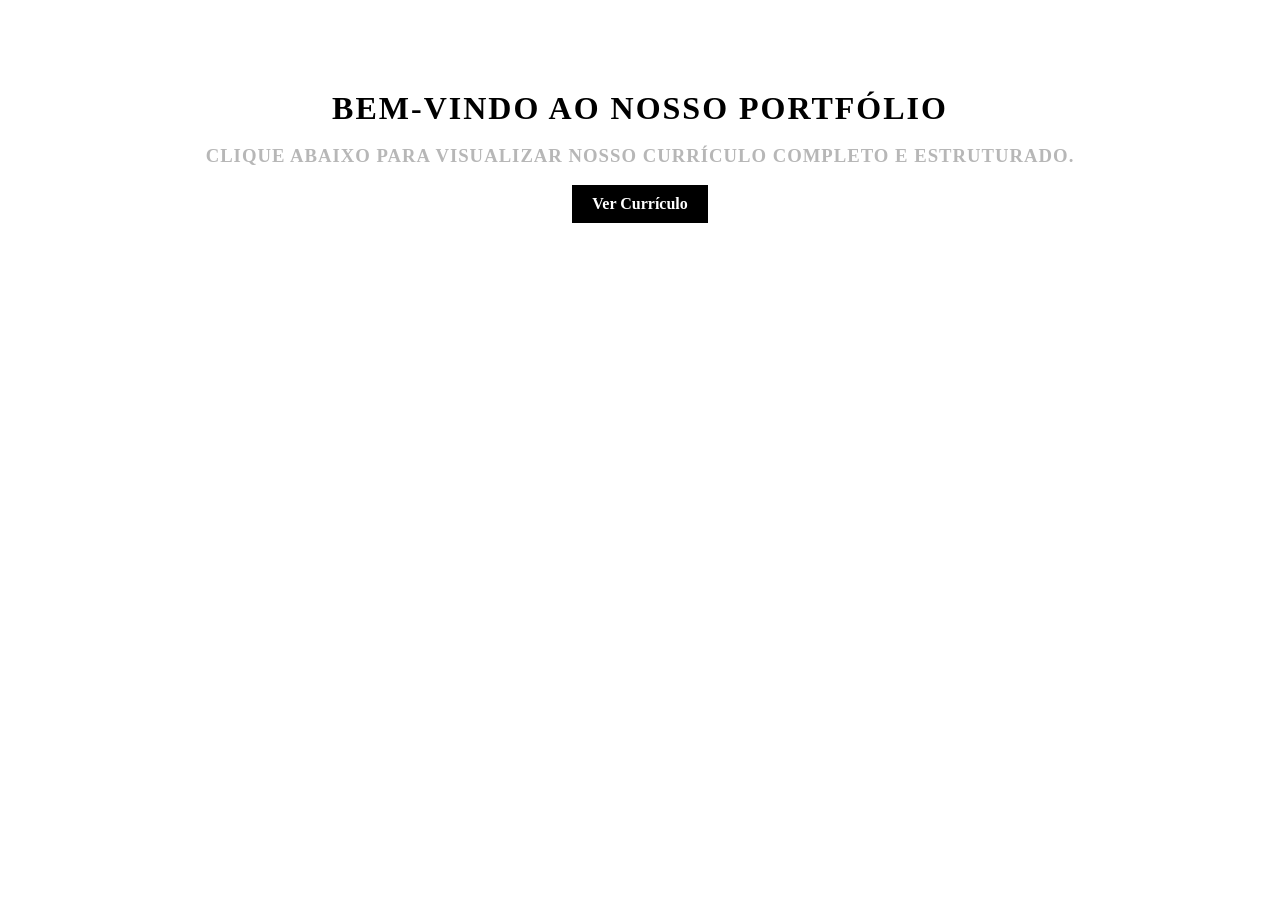
<file: index.html>
<!DOCTYPE html>
<html lang="pt-br">
    <head>
        <title>Página Principal</title>
        <meta charset="utf-8">
        <link rel="stylesheet" href="./css/stylele.css">
        <link rel="stylesheet" href="./css/styleStyle.css">
    </head>
    <body>
        <header>
            <div class="container-index">

                <div class="titulo">
                <h1>Bem-vindo ao nosso Portfólio</h1>
                <br>
                <h3>Clique abaixo para visualizar nosso currículo completo e estruturado.</h3>
                </div>
                
                <br>
                <a href="./html/melissa.html" class="botao-curriculo" target="_blank">Ver Currículo</a>
            </div>
        </header>
    </body>
</html>
</file>
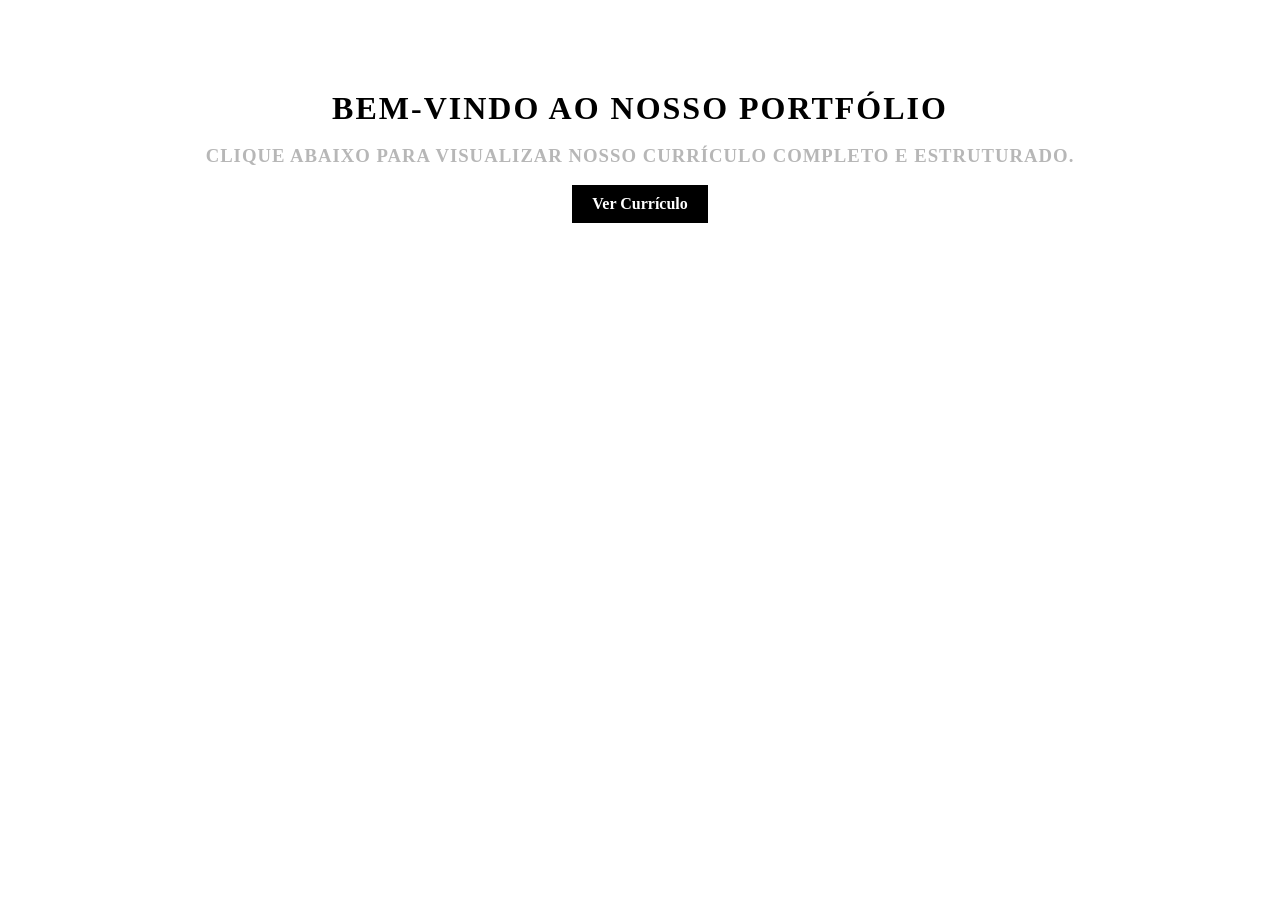
<file: html/index.html>
<!DOCTYPE html>
<html lang="pt-br">
    <head>
        <title>Página Principal</title>
        <meta charset="utf-8">
        <link rel="stylesheet" href="../css/stylele.css">
        <link rel="stylesheet" href="../css/styleStyle.css">
    </head>
    <body>
        <header>
            <div class="container-index">

                <div class="titulo">
                <h1>Bem-vindo ao nosso Portfólio</h1>
                <br>
                <h3>Clique abaixo para visualizar nosso currículo completo e estruturado.</h3>
                </div>
                
                <br>
                <a href="./melissa.html" class="botao-curriculo" target="_blank">Ver Currículo</a>
            </div>
        </header>
    </body>
</html>
</file>
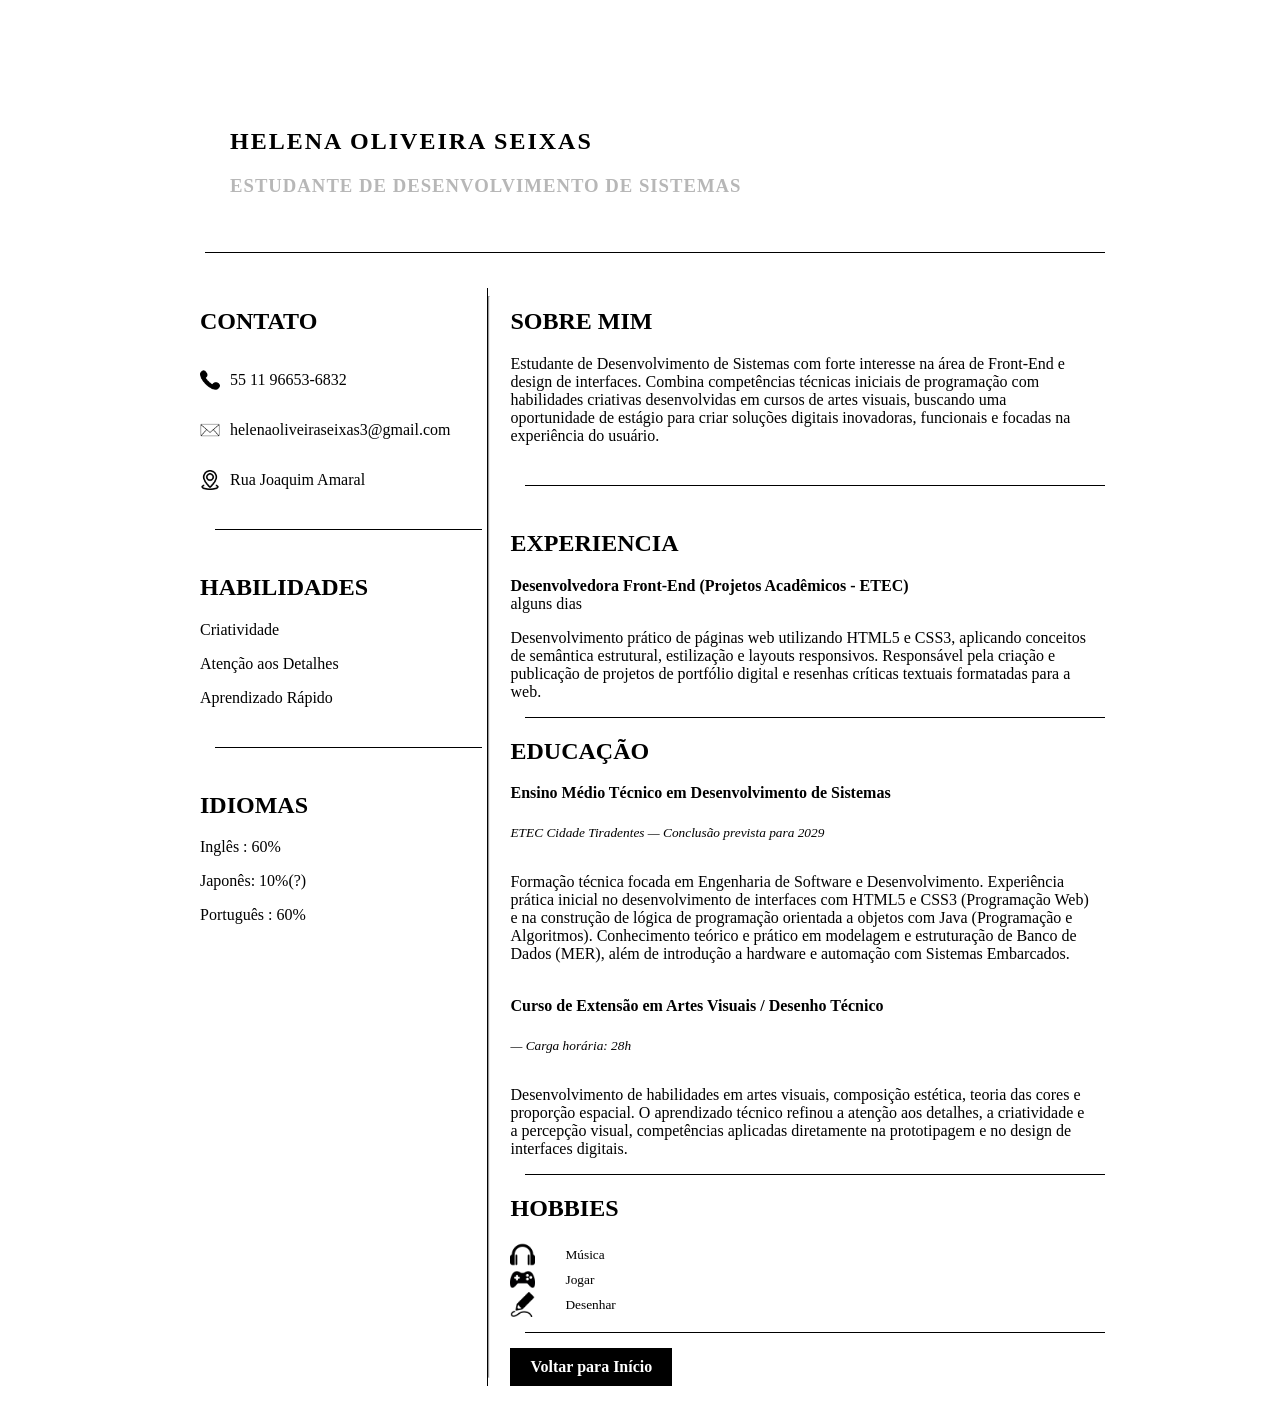
<file: html/helena.html>
<!DOCTYPE html>
<html lang="pt-br">
    <head>
        <title>Helena curriculo</title>
        <meta charset="utf-8">
        <link rel="stylesheet" href="../css/styleEstrutura.css">
        <link rel="stylesheet" href="../css/styleStyle.css">
        <link rel="stylesheet" href="../css/botao.css">
    </head>
    <body>
        <section class="tudo">
           
            <header class="superior">
                <div class="titulo">
                    <h1>Helena Oliveira Seixas</h1>
                    <h3>Estudante de Desenvolvimento de Sistemas</h3>
                </div>  

                
            </header>

            <hr class="linha-horizontal">

            <main class="corpo">
           
                <section class="coluna-esquerda">

                    <div class="contato">
                        <h2>CONTATO</h2>
                        <div class="linha-contato">
                            <img src="../imagens/telefone.png" alt="telefone"> <p>55 11 96653-6832</p>
                        </div>

                        <div class="linha-contato">
                            <img src="../imagens/email.png" alt="email"> <P>helenaoliveiraseixas3@gmail.com</P>
                        </div>

                        <div class="linha-contato">
                            <img src="../imagens/local.png" alt="localização"> <p>Rua Joaquim Amaral</p>
                        </div>

                    </div>

                    
                    
                    <hr class="linha-lateral">
                    
                     <div class="skills">
                        <h2>HABILIDADES</h2>
                        <div class="grade-habilidades">
                            <div class="item-progresso">
                                <p>Criatividade</p>
                                
                            </div>
                            <div class="item-progresso">
                                <p>Atenção aos Detalhes</p>
                                
                            </div>
                             <div class="item-progresso">
                                <p>Aprendizado Rápido</p>
                                
                            </div>
                           
                         </div>
                    </div>
                    

                    
                    <hr class="linha-lateral">
                    

                    <div class="linguas">
                        <h2>IDIOMAS</h2>
                    <div class="item-progresso">
                        <p>Inglês : 60%</p>
                    </div>
                    <div class="item-progresso">
                        <p>Japonês: 10%(?)</p>
                        
                    </div>
                    <div class="item-progresso">
                        <p>Português : 60%</p>
                        
                    </div>
                    </div>

                </section>

                <hr class="linha-divisao">

                <section class="coluna-direita">

                    <div class="Aboutme">
                        <h2>SOBRE MIM</h2>
                        <p>Estudante de Desenvolvimento de Sistemas com forte interesse na área de Front-End e design de interfaces. Combina competências técnicas iniciais de programação com habilidades criativas desenvolvidas em cursos de artes visuais, buscando uma oportunidade de estágio para criar soluções digitais inovadoras, funcionais e focadas na experiência do usuário.</p>
                    </div>

                    
                    <hr class="linha-principal">
                    

                    <div class="experience">
                        <h2>EXPERIENCIA</h2>

                        <div class="bloco-experiencia">
                        <div class="subtitulo-experiencia">
                            <strong>Desenvolvedora Front-End (Projetos Acadêmicos - ETEC)</strong>
                            <div class="data-projeto">alguns dias </div>
                        </div>
                        <p>Desenvolvimento prático de páginas web utilizando HTML5 e CSS3, aplicando conceitos de semântica estrutural, estilização e layouts responsivos. Responsável pela criação e publicação de projetos de portfólio digital e resenhas críticas textuais formatadas para a web.</p>
                    </div>

                    
                   <hr class="linha-principal">
                    

                    <div class="education">
                        <h2>EDUCAÇÃO</h2>

                        <div class="edu-title">
                            <strong>Ensino Médio Técnico em Desenvolvimento de Sistemas</strong>
                            <p class="escola-data"><small><i>ETEC Cidade Tiradentes — Conclusão prevista para 2029</i></small></p>
                        </div>
                        <p>Formação técnica focada em Engenharia de Software e Desenvolvimento. Experiência prática inicial no desenvolvimento de interfaces com HTML5 e CSS3 (Programação Web) e na construção de lógica de programação orientada a objetos com Java (Programação e Algoritmos). Conhecimento teórico e prático em modelagem e estruturação de Banco de Dados (MER), além de introdução a hardware e automação com Sistemas Embarcados.</p>
                        
                        <br>
                         <div class="edu-title">
                            <strong>Curso de Extensão em Artes Visuais / Desenho Técnico</strong>
                            <p class="escola-data"><small><i>— Carga horária: 28h</i></small></p>
                        </div>
                        <p>Desenvolvimento de habilidades em artes visuais, composição estética, teoria das cores e proporção espacial. O aprendizado técnico refinou a atenção aos detalhes, a criatividade e a percepção visual, competências aplicadas diretamente na prototipagem e no design de interfaces digitais.</p>

                    </div>

                    

                   

                    
                    <hr class="linha-principal">
                    

                    <div class="hobbies">
                        <h2>HOBBIES</h2>
                        <div class="lista-hobbies">
                            <div class="icone-hobby">
                                <img src="../imagens/fone.png" alt="Música">
                                <small>Música</small>
                            </div>
                            <div class="icone-hobby">
                                <img src="../imagens/games.png" alt="Jogar">
                                <small>Jogar</small>
                            </div>
                            <div class="icone-hobby">
                                <img src="../imagens/desenhar.png" alt="Desenhar">
                                <small>Desenhar</small>
                            </div>
                        </div>
                    </div>

                     <hr class="linha-principal">

                    <a href="../index.html" class="botao-curriculo" target="_blank">Voltar para Início</a>

                </section>
            </main>
        </section>
    </body>
</html>
</file>
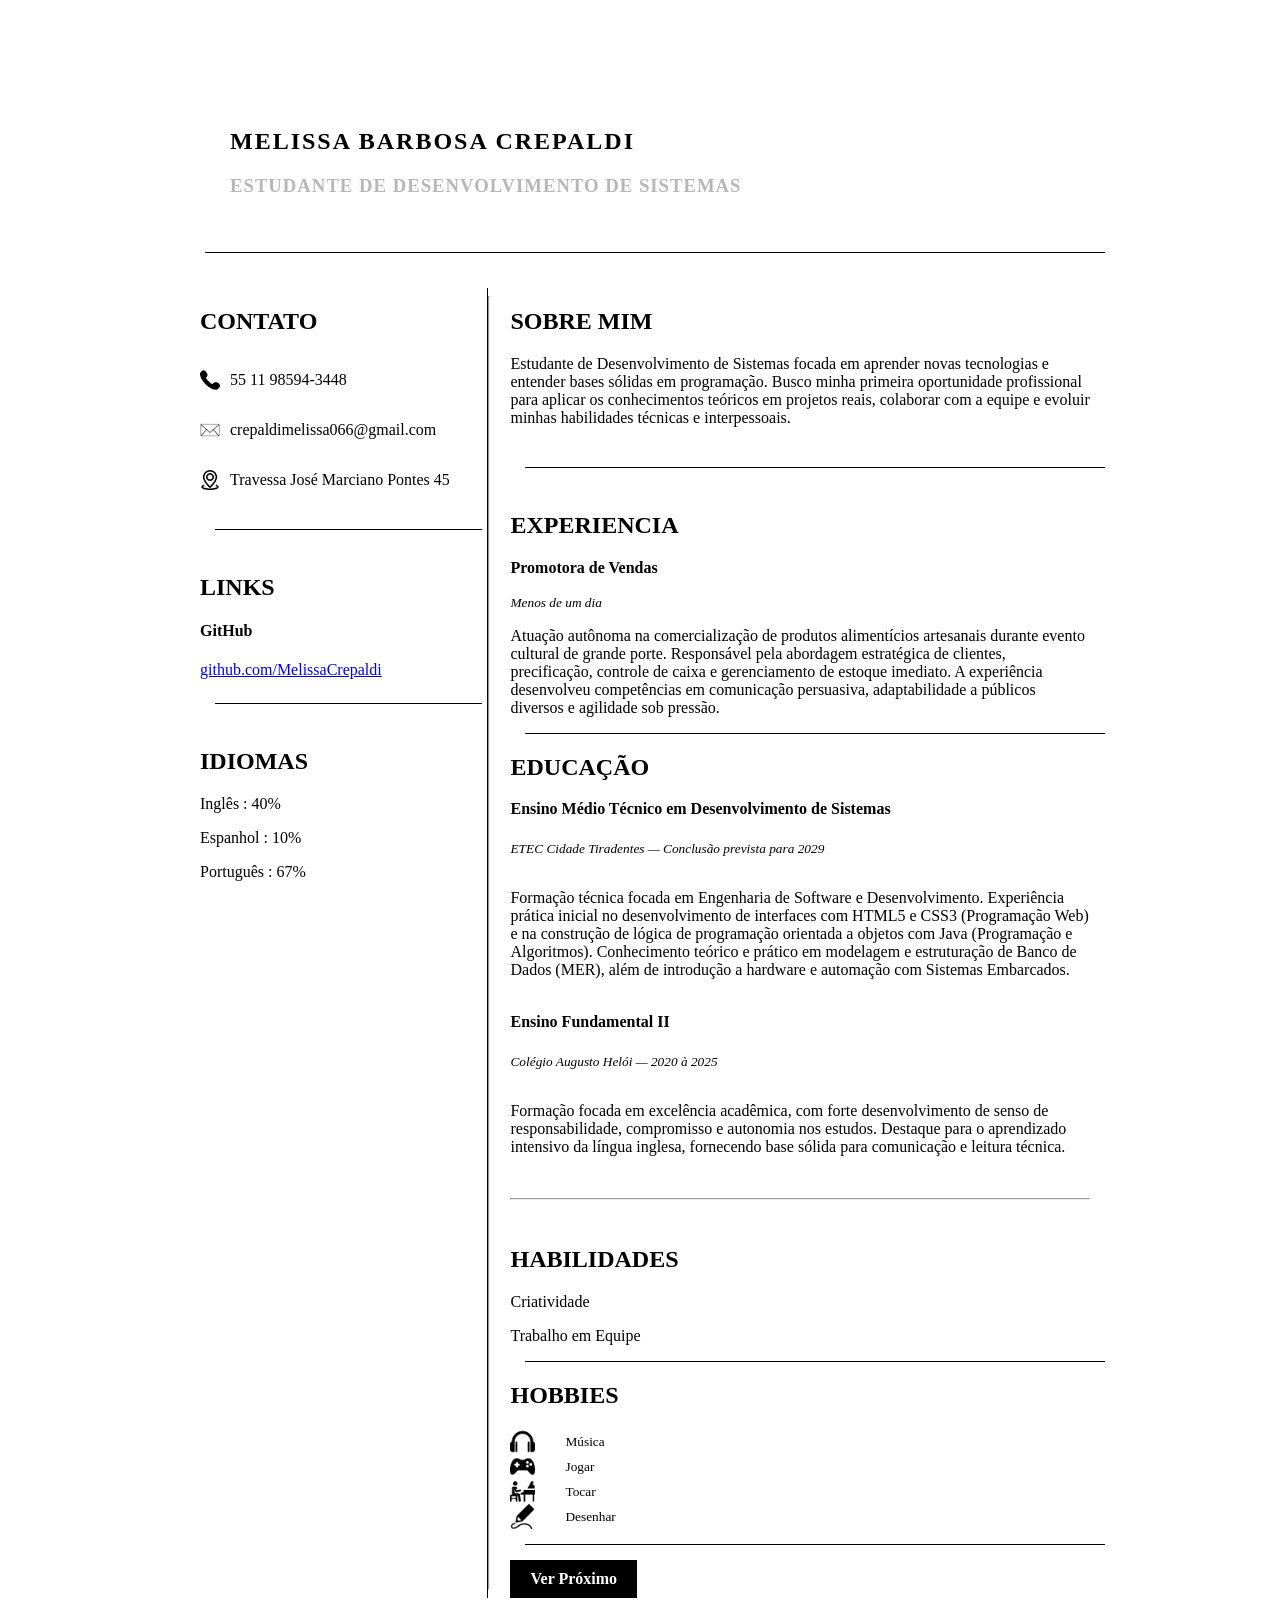
<file: html/melissa.html>
<!DOCTYPE html>
<html lang="pt-br">
    <head>
        <title>Melissa curriculo</title>
        <meta charset="utf-8">
        <link rel="stylesheet" href="../css/styleEstrutura.css">
        <link rel="stylesheet" href="../css/styleStyle.css">
        <link rel="stylesheet" href="../css/botao.css">
    </head>
    <body>
        <section class="tudo">
           
            <header class="superior">
                <div class="titulo">
                    <h1>Melissa Barbosa Crepaldi</h1>
                    <h3>Estudante de Desenvolvimento de Sistemas</h3>
                </div>  

                
            </header>

            <hr class="linha-horizontal">

            <main class="corpo">
           
                <section class="coluna-esquerda">

                    <div class="contato">
                        <h2>CONTATO</h2>
                        <div class="linha-contato">
                            <img src="../imagens/telefone.png" alt="telefone"> <p>55 11 98594-3448</p>
                        </div>

                        <div class="linha-contato">
                            <img src="../imagens/email.png" alt="email"> <P>crepaldimelissa066@gmail.com</P>
                        </div>

                        <div class="linha-contato">
                            <img src="../imagens/local.png" alt="localização"> <p>Travessa José Marciano Pontes 45</p>
                        </div>

                    </div>

                   
                    <hr class="linha-lateral">
                    

                    <div class="links">
                        <h2>LINKS</h2>
                        <h4>GitHub</h4>
                        <a href="https://github.com/MelissaCrepaldi" target="_blank"> github.com/MelissaCrepaldi</a>
                    </div>

                    
                    <hr class="linha-lateral">
                    
                    

                    <div class="linguas">
                        <h2>IDIOMAS</h2>
                    <div class="item-progresso">
                        <p>Inglês : 40%</p>
                    </div>
                    <div class="item-progresso">
                        <p>Espanhol : 10%</p>
                        
                    </div>
                    <div class="item-progresso">
                        <p>Português : 67%</p>
                        
                    </div>
                    </div>

                </section>

                <hr class="linha-divisao">

                <section class="coluna-direita">

                    <div class="Aboutme">
                        <h2>SOBRE MIM</h2>
                        <p>Estudante de Desenvolvimento de Sistemas focada em aprender novas tecnologias e entender bases sólidas em programação. Busco minha primeira oportunidade profissional para aplicar os conhecimentos teóricos em projetos reais, colaborar com a equipe e evoluir minhas habilidades técnicas e interpessoais.</p>
                    </div>

                    
                    <hr class="linha-principal">
                    

                    <div class="experience">
                        <h2>EXPERIENCIA</h2>

                        <div class="bloco-experiencia">
                        <div class="subtitulo-experiencia">
                            <strong>Promotora de Vendas</strong>
                            <p class="data-projeto"><small><i>Menos de um dia</i></small></p>
                        </div>
                        <p>Atuação autônoma na comercialização de produtos alimentícios artesanais durante evento cultural de grande porte. Responsável pela abordagem estratégica de clientes, precificação, controle de caixa e gerenciamento de estoque imediato. A experiência desenvolveu competências em comunicação persuasiva, adaptabilidade a públicos diversos e agilidade sob pressão.</p>
                    </div>

                    
                   <hr class="linha-principal">
                    

                    <div class="education">
                        <h2>EDUCAÇÃO</h2>

                        <div class="edu-title">
                            <strong>Ensino Médio Técnico em Desenvolvimento de Sistemas</strong>
                            <p class="escola-data"><small><i>ETEC Cidade Tiradentes — Conclusão prevista para 2029</i></small></p>
                        </div>
                        <p>Formação técnica focada em Engenharia de Software e Desenvolvimento. Experiência prática inicial no desenvolvimento de interfaces com HTML5 e CSS3 (Programação Web) e na construção de lógica de programação orientada a objetos com Java (Programação e Algoritmos). Conhecimento teórico e prático em modelagem e estruturação de Banco de Dados (MER), além de introdução a hardware e automação com Sistemas Embarcados.</p>
                        
                        <br>
                         <div class="edu-title">
                            <strong>Ensino Fundamental II</strong>
                            <p class="escola-data"><small><i>Colégio Augusto Helói — 2020 à 2025</i></small></p>
                        </div>
                        <p>Formação focada em excelência acadêmica, com forte desenvolvimento de senso de responsabilidade, compromisso e autonomia nos estudos. Destaque para o aprendizado intensivo da língua inglesa, fornecendo base sólida para comunicação e leitura técnica.</p>

                    </div>

                    <br>
                    <hr>
                    <br>

                    <div class="skills">
                        <h2>HABILIDADES</h2>
                        <div class="grade-habilidades">
                            <div class="item-progresso">
                                <p>Criatividade</p>
                                <div class="barra-fundo"><div class="barra-preenchida" style="width: 80%;"></div></div>
                            </div>
                            <div class="item-progresso">
                                <p>Trabalho em Equipe</p>
                                <div class="barra-fundo"><div class="barra-preenchida" style="width: 90%;"></div></div>
                            </div>
                         </div>
                    </div>

                    
                    <hr class="linha-principal">
                    

                    <div class="hobbies">
                        <h2>HOBBIES</h2>
                        <div class="lista-hobbies">
                            <div class="icone-hobby">
                                <img src="../imagens/fone.png" alt="Música">
                                <small>Música</small>
                            </div>
                            <div class="icone-hobby">
                                <img src="../imagens/games.png" alt="Jogar">
                                <small>Jogar</small>
                            </div>
                            <div class="icone-hobby">
                                <img src="../imagens/tocar.png" alt="Tocar">
                                <small>Tocar</small>
                            </div>
                            <div class="icone-hobby">
                                <img src="../imagens/desenhar.png" alt="Desenhar">
                                <small>Desenhar</small>
                            </div>
                        </div>
                    </div>

                    <hr class="linha-principal">

                    <a href="./helena.html" class="botao-curriculo" target="_blank">Ver Próximo</a>
                </section>
            </main>
        </section>
    </body>
</html>
</file>
<file: css/stylele.css>
.botao-curriculo {
    display: inline-block;
    padding: 10px 20px;
    background-color: #000000; 
    color: #ffffff;            
    text-decoration: none;     
    font-weight: bold;
    transition: transform 0.3s ease;
}

.botao-curriculo:hover {
    background-color: #555555; 
    transform: scale(1.1);
}

header {
    text-align: center;
    margin-top: 90px;
}
</file>
<file: css/styleStyle.css>
.titulo  h1{
    text-transform: uppercase;
    letter-spacing: 2px;
    margin: 0;
}

.titulo h3{
    text-transform: uppercase;
    letter-spacing: 1px;
    color: rgb(183, 183, 183);
    margin: 0;
}
</file>
<file: css/styleEstrutura.css>
.tudo {
    display: flex;
    flex-direction: column;
    width: 100%;
    max-width: 900px;
    margin: 0 auto;
    padding: 20px;
  
}

.corpo {
    display: flex;
    flex-direction: row;
    justify-content: space-between;
    width: 100%;
    margin-top: 20px;
}

.superior {
    padding: 20px;
    margin: 20px;
    margin-top: 80px;
}


.titulo  {
    display: flex;
    flex-direction: column;
    gap: 20px;
}

.coluna-esquerda {
    display: flex;
    width: 30%;
    flex-direction: column;

    text-align: start;
    align-items: flex-start;
    gap: 9px;
    border-right: 1px solid #000000;
    padding-right: 20px;
    margin-left: 10px;
}

.coluna-direita {
    display: flex;
    flex-direction: column;
    gap: 9px;
    width: 65%;;
    padding-left: 20px;
}

.reference {
    display: flex;
    flex-direction: column;
    gap: 20px;
}

.linha-contato {
    display: flex;
    align-items: center;
    gap: 10px;
}

.icone-hobby {
    display: flex;
    align-items: center;
    gap: 30px;
}


.linha-contato img {
    width: 20px;
    height: 20px;
    align-items: contain; 
}

.edu-title {
    display: flex;
    flex-direction: column;
    gap: 5px;
}


.icone-hobby img {
    width: 25px;
    height: 25px;
   
}

hr.linha-lateral, hr.linha-principal, hr.linha-horizontal {
    border: none;
    border-top: 1px solid black; 
    margin: 15px ;          
    width: 100%;
   
}
</file>
<file: css/botao.css>
.botao-curriculo {
    display: inline-block;
    padding: 10px 20px;
    background-color: #000000; 
    color: #ffffff;            
    text-decoration: none;     
    font-weight: bold;
    transition: transform 0.3s ease;
}

.botao-curriculo:hover {
    background-color: #555555; 
    transform: scale(1.1);
}
</file>
